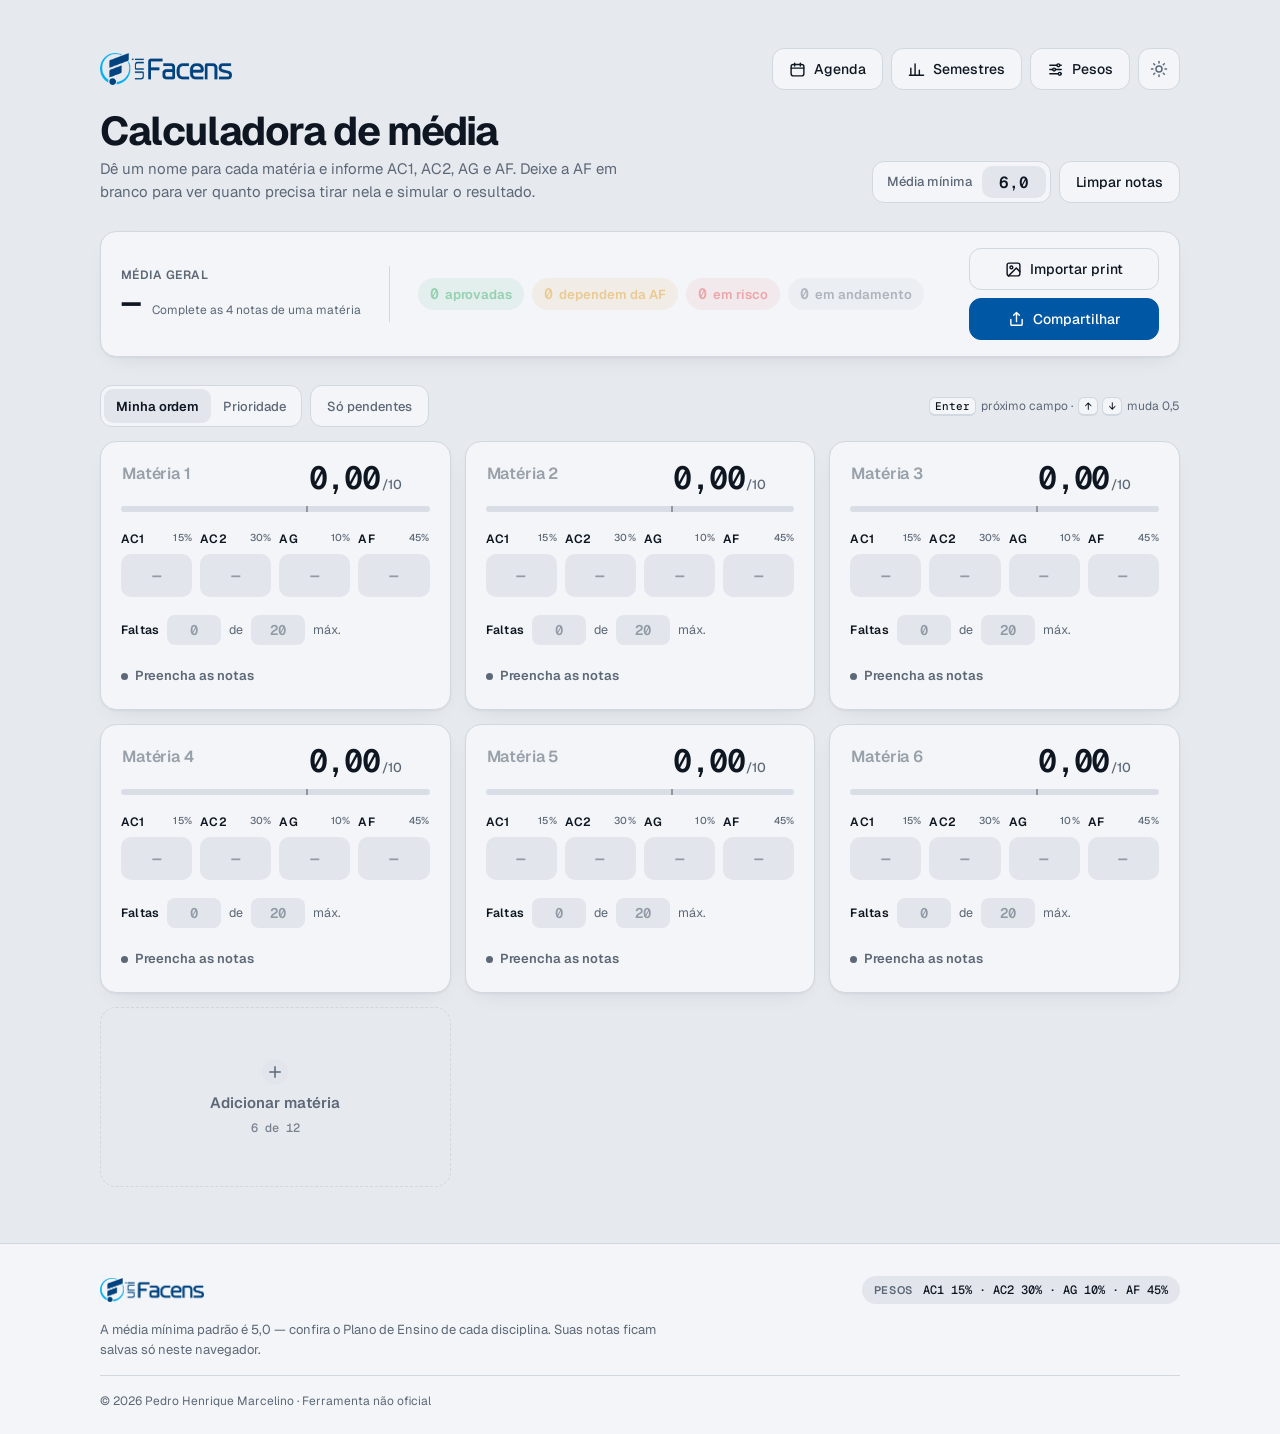
<file: index.html>
<!doctype html>
<html lang="pt-BR">
  <head>
    <meta charset="utf-8">
    <meta name="viewport" content="width=device-width, initial-scale=1, viewport-fit=cover">
    <meta name="description" content="Calcule sua média da Facens, veja quanto precisa na AF e importe as notas por print.">
    <meta name="theme-color" content="#e6e9ee">
    <title>Calculadora de Média Facens</title>
    <link rel="icon" href="favicon.svg" type="image/svg+xml">
    <link rel="apple-touch-icon" href="icons/apple-touch-icon.png">
    <link rel="manifest" href="manifest.webmanifest">
    <meta name="apple-mobile-web-app-capable" content="yes">
    <meta name="mobile-web-app-capable" content="yes">
    <meta name="apple-mobile-web-app-title" content="Média">
    <meta name="apple-mobile-web-app-status-bar-style" content="default">

    <link rel="preconnect" href="https://fonts.googleapis.com">
    <link rel="preconnect" href="https://fonts.gstatic.com" crossorigin>
    <link
      href="https://fonts.googleapis.com/css2?family=Geist:wght@400;500;600;700&amp;family=Geist+Mono:wght@500;600&amp;display=swap"
      rel="stylesheet"
    >
    <link rel="stylesheet" href="calculadora-media-facens.css?v=17">
    <script>
      // Abre sempre no tema do sistema, antes de desenhar a página (sem piscar).
      document.documentElement.dataset.theme =
        matchMedia("(prefers-color-scheme: dark)").matches ? "dark" : "light";
    </script>
  </head>

  <body>
    <main class="wrap">
      <header class="top">
        <div class="appbar">
          <img class="brand" src="facens-logo.png" alt="Facens">
          <div class="appbar-acoes">
            <button type="button" id="open-agenda" class="pesos-btn" aria-haspopup="dialog" aria-label="Agenda de avaliações" title="Agenda de avaliações">
              <svg viewBox="0 0 24 24" fill="none" stroke="currentColor" stroke-width="2" stroke-linecap="round" stroke-linejoin="round" aria-hidden="true">
                <rect x="3" y="5" width="18" height="16" rx="3"/>
                <path d="M3 10h18M8 3v4M16 3v4"/>
              </svg>
              <span>Agenda</span>
            </button>
            <button type="button" id="open-semestres" class="pesos-btn" aria-haspopup="dialog" aria-label="Semestres e backup" title="Semestres e backup">
              <svg viewBox="0 0 24 24" fill="none" stroke="currentColor" stroke-width="2" stroke-linecap="round" stroke-linejoin="round" aria-hidden="true">
                <path d="M4 20V10M10 20V4M16 20v-7M22 20H2"/>
              </svg>
              <span>Semestres</span>
            </button>
            <button type="button" id="open-pesos" class="pesos-btn" aria-haspopup="dialog" aria-label="Pesos das notas" title="Pesos das notas">
              <svg viewBox="0 0 24 24" fill="none" stroke="currentColor" stroke-width="2" stroke-linecap="round" aria-hidden="true">
                <path d="M4 6h10M18 6h2M4 12h4M12 12h8M4 18h12M20 18h0"/>
                <circle cx="16" cy="6" r="2"/>
                <circle cx="10" cy="12" r="2"/>
                <circle cx="18" cy="18" r="2"/>
              </svg>
              <span>Pesos</span>
            </button>
            <button
              type="button"
              id="theme"
              class="theme"
              aria-label="Alternar tema claro/escuro"
              title="Alternar tema claro/escuro"
            >
              <svg class="sun" viewBox="0 0 24 24" fill="none" stroke="currentColor" stroke-width="2" stroke-linecap="round" aria-hidden="true">
                <circle cx="12" cy="12" r="4"/>
                <path d="M12 2v2M12 20v2M4.9 4.9l1.4 1.4M17.7 17.7l1.4 1.4M2 12h2M20 12h2M4.9 19.1l1.4-1.4M17.7 6.3l1.4-1.4"/>
              </svg>
              <svg class="moon" viewBox="0 0 24 24" fill="none" stroke="currentColor" stroke-width="2" stroke-linecap="round" stroke-linejoin="round" aria-hidden="true">
                <path d="M20 14.5A8 8 0 0 1 9.5 4a8 8 0 1 0 10.5 10.5z"/>
              </svg>
            </button>
          </div>
        </div>

        <div class="intro">
          <h1>Calculadora de média</h1>
          <p class="sub">
            Dê um nome para cada matéria e informe AC1, AC2, AG e AF.
            Deixe a AF em branco para ver quanto precisa tirar nela e
            simular o resultado.
          </p>
        </div>

        <div class="toolbar">
          <label class="meta" for="meta">
            <span>Média mínima</span>
            <input
              type="text"
              inputmode="decimal"
              id="meta"
              value="6,0"
              autocomplete="off"
            >
          </label>
          <button type="button" id="clear">Limpar notas</button>
        </div>
      </header>

      <section class="resumo" aria-label="Resumo do semestre">
        <div class="resumo-media">
          <span class="resumo-label">Média geral</span>
          <strong id="media-geral">—</strong>
          <small id="media-geral-detalhe">Complete as 4 notas de uma matéria</small>
          <button type="button" class="resumo-agenda" id="resumo-agenda" hidden></button>
        </div>

        <ul class="resumo-contagem">
          <li data-resumo="ok" data-state="ok"><b>0</b> <span>aprovadas</span></li>
          <li data-resumo="warn" data-state="warn"><b>0</b> <span>dependem da AF</span></li>
          <li data-resumo="bad" data-state="bad"><b>0</b> <span>em risco</span></li>
          <li data-resumo="andamento"><b>0</b> <span>em andamento</span></li>
        </ul>

        <div class="resumo-acoes">
          <button type="button" id="import" class="share-btn import-btn" aria-haspopup="dialog">
            <svg viewBox="0 0 24 24" fill="none" stroke="currentColor" stroke-width="2" stroke-linecap="round" stroke-linejoin="round" aria-hidden="true">
              <rect x="3" y="3" width="18" height="18" rx="3"/>
              <circle cx="9" cy="9" r="2"/>
              <path d="M21 15l-5-5L5 21"/>
            </svg>
            Importar print
          </button>

          <button type="button" id="share" class="share-btn share-main" aria-haspopup="dialog">
            <svg viewBox="0 0 24 24" fill="none" stroke="currentColor" stroke-width="2" stroke-linecap="round" stroke-linejoin="round" aria-hidden="true">
              <path d="M4 12v7a1 1 0 0 0 1 1h14a1 1 0 0 0 1-1v-7M16 6l-4-4-4 4M12 2v13"/>
            </svg>
            Compartilhar
          </button>
        </div>
      </section>

      <div class="lista-controles" role="group" aria-label="Organizar matérias">
        <div class="segmentado" role="group" aria-label="Ordem das matérias">
          <button type="button" data-ordem="minha" aria-pressed="true">Minha ordem</button>
          <button type="button" data-ordem="prioridade" aria-pressed="false">Prioridade</button>
        </div>
        <button type="button" id="foco" class="chip-toggle" aria-pressed="false">Só pendentes</button>
        <span class="dica-teclado"><kbd>Enter</kbd> próximo campo · <kbd>↑</kbd><kbd>↓</kbd> muda 0,5</span>
      </div>

      <p class="foco-vazio" id="foco-vazio" hidden>Nada pendente: as matérias com nota já estão aprovadas.</p>

      <section
        class="subjects"
        id="subjects"
        aria-label="Matérias"
      ></section>

    </main>

    <footer class="site-footer">
      <div class="footer-inner">
        <div class="footer-top">
          <img class="brand footer-logo" src="facens-logo.png" alt="Facens">
          <p class="footer-pesos">
            <span>Pesos</span>
            <span id="pesos-texto">AC1 15% · AC2 30% · AG 10% · AF 45%</span>
          </p>
        </div>

        <p class="footer-text">
          A média mínima padrão é 5,0 — confira o Plano de Ensino de cada
          disciplina. Suas notas ficam salvas só neste navegador.
        </p>

        <div class="footer-bottom">
          <span>
            © <span id="ano">2026</span> Pedro Henrique Marcelino ·
            Ferramenta não oficial
          </span>
        </div>
      </div>
    </footer>

    <dialog id="agenda-dialog" class="dialog dialog-agenda" aria-labelledby="agenda-titulo">
      <div class="dialog-body">
        <div class="dialog-head">
          <h2 id="agenda-titulo">Agenda</h2>
          <button type="button" class="icon-btn" id="agenda-fechar" aria-label="Fechar">
            <svg viewBox="0 0 24 24" fill="none" stroke="currentColor" stroke-width="2" stroke-linecap="round" aria-hidden="true">
              <path d="M6 6l12 12M18 6L6 18"/>
            </svg>
          </button>
        </div>

        <div class="agenda-rolagem">
          <div class="calendario">
            <div class="cal-topo">
              <button type="button" class="icon-btn" id="cal-anterior" aria-label="Mês anterior">
                <svg viewBox="0 0 24 24" fill="none" stroke="currentColor" stroke-width="2" stroke-linecap="round" stroke-linejoin="round" aria-hidden="true"><path d="M15 6l-6 6 6 6"/></svg>
              </button>
              <strong id="cal-titulo" aria-live="polite"></strong>
              <button type="button" class="icon-btn" id="cal-proximo" aria-label="Próximo mês">
                <svg viewBox="0 0 24 24" fill="none" stroke="currentColor" stroke-width="2" stroke-linecap="round" stroke-linejoin="round" aria-hidden="true"><path d="M9 6l6 6-6 6"/></svg>
              </button>
            </div>
            <div class="cal-grade" id="cal-grade"></div>
            <p class="cal-legenda">
              <span><i class="leg-folga"></i>Fim de semana e feriado</span>
              <span><i class="leg-evento"></i>Avaliação marcada</span>
            </p>
          </div>

          <form class="agenda-form" id="agenda-form" novalidate>
            <div class="agenda-campos">
              <label>
                <span>Tipo</span>
                <select id="agenda-tipo">
                  <option value="ac1">AC1</option>
                  <option value="ac2">AC2</option>
                  <option value="af">AF</option>
                  <option value="as">AS</option>
                  <option value="ag">AG</option>
                  <option value="prova">Prova</option>
                  <option value="apresentacao">Apresentação</option>
                  <option value="trabalho">Trabalho</option>
                  <option value="outro">Outro</option>
                </select>
              </label>
              <label>
                <span>Matéria</span>
                <select id="agenda-materia"></select>
              </label>
              <label>
                <span>Data</span>
                <input type="date" id="agenda-data">
              </label>
              <label class="agenda-desc">
                <span>Observação <small>(opcional)</small></span>
                <input type="text" id="agenda-descricao" maxlength="60" placeholder="Ex.: capítulos 3 a 5, sala 204" autocomplete="off">
              </label>
            </div>
            <p class="agenda-aviso" id="agenda-aviso" aria-live="polite"></p>
            <button type="submit" class="primary" id="agenda-adicionar">Adicionar à agenda</button>
          </form>

          <section class="ag-bloco" aria-labelledby="ag-proximas-titulo">
            <h3 id="ag-proximas-titulo">Próximas</h3>
            <ul class="ag-lista" id="ag-lista"></ul>
          </section>

          <details class="ag-passados" id="ag-passados" hidden>
            <summary>Já passaram (<span id="ag-passados-n">0</span>)</summary>
            <ul class="ag-lista" id="ag-lista-passados"></ul>
          </details>
        </div>
      </div>
    </dialog>

    <dialog id="semestres-dialog" class="dialog dialog-semestres" aria-labelledby="semestres-titulo">
      <div class="dialog-body">
        <div class="dialog-head">
          <h2 id="semestres-titulo">Semestres</h2>
          <button type="button" class="icon-btn" id="semestres-fechar" aria-label="Fechar">
            <svg viewBox="0 0 24 24" fill="none" stroke="currentColor" stroke-width="2" stroke-linecap="round" aria-hidden="true">
              <path d="M6 6l12 12M18 6L6 18"/>
            </svg>
          </button>
        </div>

        <div class="cr">
          <span class="resumo-label">Média do curso</span>
          <strong id="cr-valor">—</strong>
          <small id="cr-detalhe"></small>
        </div>

        <div class="sem-grafico" id="sem-grafico" aria-label="Média de cada semestre" hidden></div>

        <ul class="sem-lista" id="sem-lista"></ul>

        <div class="sem-fechar">
          <label for="sem-nome">Fechar o semestre atual</label>
          <p class="sub">Guarda as médias das matérias completas no histórico e começa um semestre vazio.</p>
          <div class="sem-fechar-linha">
            <input type="text" id="sem-nome" maxlength="20" autocomplete="off" aria-label="Nome do semestre">
            <button type="button" id="sem-fechar-atual" class="primary">Fechar semestre</button>
          </div>
          <p class="sem-erro" id="sem-erro" role="alert"></p>
        </div>

        <div class="backup">
          <div>
            <b>Backup</b>
            <small>Leve as notas, o histórico e a agenda para outro aparelho.</small>
          </div>
          <div class="backup-botoes">
            <button type="button" id="backup-exportar">Exportar</button>
            <label class="botao-arquivo">
              Importar
              <input type="file" id="backup-arquivo" accept=".json,application/json">
            </label>
          </div>
        </div>
      </div>
    </dialog>

    <dialog id="pesos-dialog" class="dialog" aria-labelledby="pesos-titulo">
      <form method="dialog" id="pesos-form" novalidate>
        <div class="dialog-head">
          <h2 id="pesos-titulo">Pesos das notas</h2>
          <button type="button" class="icon-btn" id="pesos-fechar" aria-label="Fechar">
            <svg viewBox="0 0 24 24" fill="none" stroke="currentColor" stroke-width="2" stroke-linecap="round" aria-hidden="true">
              <path d="M6 6l12 12M18 6L6 18"/>
            </svg>
          </button>
        </div>

        <p class="sub">
          Ajuste a porcentagem de cada avaliação. A soma precisa dar 100%.
        </p>

        <div class="pesos-grid" id="pesos-campos"></div>

        <div class="pesos-total" id="pesos-total">Total: 100%</div>

        <!-- Troque o "#" abaixo pelo link do arquivo da Facens com os pesos. -->
        <a
          class="doc-link"
          id="link-facens"
          href="#"
          target="_blank"
          rel="noopener noreferrer"
        >
          <svg viewBox="0 0 24 24" fill="none" stroke="currentColor" stroke-width="2" stroke-linecap="round" stroke-linejoin="round" aria-hidden="true">
            <path d="M14 3H6a2 2 0 0 0-2 2v14a2 2 0 0 0 2 2h12a2 2 0 0 0 2-2V9z"/>
            <path d="M14 3v6h6M8 13h8M8 17h5"/>
          </svg>
          <span>
            Ver pesos oficiais da Facens
            <small id="link-facens-aviso">Link em breve</small>
          </span>
        </a>

        <div class="dialog-actions">
          <button type="button" id="pesos-padrao" class="ghost">Restaurar padrão</button>
          <span class="spacer"></span>
          <button type="button" id="pesos-cancelar">Cancelar</button>
          <button type="submit" id="pesos-salvar" class="primary">Salvar</button>
        </div>
      </form>
    </dialog>

    <dialog id="share-dialog" class="dialog dialog-share" aria-labelledby="share-titulo">
      <div class="dialog-body">
        <div class="dialog-head">
          <h2 id="share-titulo">Compartilhar médias</h2>
          <button type="button" class="icon-btn" id="share-fechar" aria-label="Fechar">
            <svg viewBox="0 0 24 24" fill="none" stroke="currentColor" stroke-width="2" stroke-linecap="round" aria-hidden="true">
              <path d="M6 6l12 12M18 6L6 18"/>
            </svg>
          </button>
        </div>

        <div class="share-palco">
          <img id="share-preview" class="share-preview" alt="Prévia da imagem com suas médias">
        </div>

        <div class="share-paletas" id="share-paletas" role="group" aria-label="Cor da imagem"></div>

        <div class="dialog-actions">
          <button type="button" id="share-baixar" class="primary">Baixar imagem</button>
          <button type="button" id="share-nativo" hidden>Enviar…</button>
        </div>

        <div class="share-link">
          <label for="share-link">Link com suas notas</label>
          <div class="share-link-row">
            <input type="text" id="share-link" readonly>
            <button type="button" id="share-copiar">Copiar link</button>
          </div>
          <small>Quem abrir o link vê (e pode editar) uma cópia das suas notas.</small>
        </div>
      </div>
    </dialog>

    <dialog id="confirm-dialog" class="dialog dialog-confirm" aria-labelledby="confirm-titulo" aria-describedby="confirm-texto">
      <div class="dialog-body">
        <div class="confirm-icone" id="confirm-icone" aria-hidden="true"></div>
        <div class="confirm-textos">
          <h2 id="confirm-titulo">Tem certeza?</h2>
          <p id="confirm-texto" class="sub"></p>
        </div>
        <div class="confirm-acoes">
          <button type="button" id="confirm-cancelar">Cancelar</button>
          <button type="button" id="confirm-ok" class="danger">Confirmar</button>
        </div>
      </div>
    </dialog>

    <dialog id="tutorial-dialog" class="dialog dialog-tutorial" aria-labelledby="tutorial-titulo" data-passo="1">
      <div class="dialog-body">
        <div class="dialog-head">
          <h2 id="tutorial-titulo">Como importar pelo print</h2>
          <button type="button" class="icon-btn" id="tutorial-fechar" aria-label="Fechar">
            <svg viewBox="0 0 24 24" fill="none" stroke="currentColor" stroke-width="2" stroke-linecap="round" aria-hidden="true">
              <path d="M6 6l12 12M18 6L6 18"/>
            </svg>
          </button>
        </div>

        <ol class="tut-passos">
          <li class="tut-passo" data-n="1">
            <div class="tut-fone" aria-hidden="true">
              <div class="tut-tela"><span class="tut-app-topo">Notas · 2026.2</span>
                <span class="tut-linha"><b></b><i>7,5</i><i>6,0</i><i>8,0</i></span>
                <span class="tut-linha"><b></b><i>8,0</i><i>8,5</i><i>9,0</i></span>
                <span class="tut-linha"><b></b><i>5,0</i><i>4,0</i><i>6,0</i></span>
                <span class="tut-linha"><b></b><i>9,0</i><i>8,0</i><i>10</i></span></div>
            </div>
            <div class="tut-texto">
              <span class="tut-num">Passo 1 de 4</span>
              <h3>Abra suas notas no app da Facens</h3>
              <p>Entre no app e vá até a tela com as notas do semestre, onde aparecem as matérias e as colunas AC1, AC2, AF e AG.</p>
            </div>
          </li>

          <li class="tut-passo" data-n="2">
            <div class="tut-fone tut-fone-botoes" aria-hidden="true">
              <i class="tut-botao tut-botao-a"></i><i class="tut-botao tut-botao-b"></i>
              <div class="tut-tela tut-flash"><span class="tut-app-topo">Notas · 2026.2</span>
                <span class="tut-linha"><b></b><i>7,5</i><i>6,0</i><i>8,0</i></span>
                <span class="tut-linha"><b></b><i>8,0</i><i>8,5</i><i>9,0</i></span>
                <span class="tut-linha"><b></b><i>5,0</i><i>4,0</i><i>6,0</i></span>
                <span class="tut-linha"><b></b><i>9,0</i><i>8,0</i><i>10</i></span></div>
            </div>
            <div class="tut-texto">
              <span class="tut-num">Passo 2 de 4</span>
              <h3>Tire o print da tela</h3>
              <ul class="tut-dicas">
                <li><b>Android:</b> aperte <kbd>Liga</kbd> + <kbd>Volume −</kbd> juntos.</li>
                <li><b>iPhone:</b> aperte o <kbd>botão lateral</kbd> + <kbd>Volume +</kbd> juntos.</li>
              </ul>
              <p>Deixe todas as matérias aparecendo. Se não couberem, as que faltarem dá para adicionar à mão depois.</p>
            </div>
          </li>

          <li class="tut-passo" data-n="3">
            <div class="tut-fone" aria-hidden="true">
              <div class="tut-tela tut-tela-calc">
                <span class="tut-calc-media"><small>Média geral</small>—</span>
                <span class="tut-calc-botao">Importar print</span>
                <span class="tut-galeria"><i></i><i class="tut-escolhido"></i><i></i><i></i><i></i><i></i></span>
              </div>
            </div>
            <div class="tut-texto">
              <span class="tut-num">Passo 3 de 4</span>
              <h3>Envie o print aqui</h3>
              <p>Toque em <b>Importar print</b> e escolha a imagem na galeria. No computador, dá para arrastar a imagem ou colar com <kbd>Ctrl</kbd>+<kbd>V</kbd>.</p>
            </div>
          </li>

          <li class="tut-passo" data-n="4">
            <div class="tut-fone" aria-hidden="true">
              <div class="tut-tela tut-tela-calc">
                <span class="tut-revisao"><b></b><i>7,5</i><i>6,0</i><i>8,0</i></span>
                <span class="tut-revisao"><b></b><i>8,0</i><i>8,5</i><i>9,0</i></span>
                <span class="tut-revisao tut-corrigir"><b></b><i>5,0</i><i>4,0</i><i>6,0</i></span>
                <span class="tut-revisao"><b></b><i>9,0</i><i>8,0</i><i>10</i></span>
                <span class="tut-calc-botao tut-preencher">Preencher</span>
              </div>
            </div>
            <div class="tut-texto">
              <span class="tut-num">Passo 4 de 4</span>
              <h3>Confira e preencha</h3>
              <p>Aparece uma tabela com o que foi lido. Corrija o que estiver errado, tire as linhas que não são matérias e toque em <b>Preencher</b>.</p>
              <p class="tut-privado">A leitura acontece no seu aparelho. O print não é enviado para nenhum servidor.</p>
            </div>
          </li>
        </ol>

        <div class="tut-rodape">
          <div class="tut-pontos" role="group" aria-label="Passos do tutorial">
            <button type="button" data-ir="1" aria-label="Passo 1"></button>
            <button type="button" data-ir="2" aria-label="Passo 2"></button>
            <button type="button" data-ir="3" aria-label="Passo 3"></button>
            <button type="button" data-ir="4" aria-label="Passo 4"></button>
          </div>
          <span class="spacer"></span>
          <button type="button" id="tutorial-voltar" class="ghost">Voltar</button>
          <button type="button" id="tutorial-proximo" class="primary">Próximo</button>
        </div>
      </div>
    </dialog>

    <dialog id="import-dialog" class="dialog dialog-import" aria-labelledby="import-titulo" data-etapa="inicio">
      <div class="dialog-body">
        <div class="dialog-head">
          <h2 id="import-titulo">Importar do app da Facens</h2>
          <button type="button" class="icon-btn" id="import-fechar" aria-label="Fechar">
            <svg viewBox="0 0 24 24" fill="none" stroke="currentColor" stroke-width="2" stroke-linecap="round" aria-hidden="true">
              <path d="M6 6l12 12M18 6L6 18"/>
            </svg>
          </button>
        </div>

        <!-- Etapa 1: escolher o print -->
        <div class="import-etapa" data-para="inicio">
          <p class="sub">
            Tire um print da tela de notas do app e envie aqui. A leitura é feita
            no seu próprio navegador; a imagem não é enviada para nenhum servidor.
          </p>

          <label class="import-zona" id="import-zona" for="import-arquivo">
            <svg viewBox="0 0 24 24" fill="none" stroke="currentColor" stroke-width="1.8" stroke-linecap="round" stroke-linejoin="round" aria-hidden="true">
              <rect x="3" y="3" width="18" height="18" rx="3"/>
              <circle cx="9" cy="9" r="2"/>
              <path d="M21 15l-5-5L5 21"/>
            </svg>
            <strong>Escolher print</strong>
            <span>ou arraste a imagem aqui · ou cole com Ctrl+V</span>
            <input type="file" id="import-arquivo" accept="image/*" hidden>
          </label>

          <p class="import-erro" id="import-erro" role="alert"></p>

          <button type="button" class="tutorial-link" id="tutorial-abrir">
            <svg viewBox="0 0 24 24" fill="none" stroke="currentColor" stroke-width="2" stroke-linecap="round" stroke-linejoin="round" aria-hidden="true">
              <circle cx="12" cy="12" r="9"/>
              <path d="M9.5 9.5a2.5 2.5 0 1 1 3.5 2.3c-.6.3-1 .9-1 1.6v.6M12 17h.01"/>
            </svg>
            Como tirar o print?
          </button>
        </div>

        <!-- Etapa 2: lendo -->
        <div class="import-etapa" data-para="lendo">
          <div class="import-lendo">
            <img id="import-thumb" class="import-thumb" alt="">
            <div class="import-lendo-info">
              <p id="import-status" aria-live="polite">Lendo as notas…</p>
              <div class="import-progresso" id="import-progresso"><span></span></div>
            </div>
          </div>
        </div>

        <!-- Etapa 3: conferir -->
        <div class="import-etapa" data-para="revisar">
          <p class="sub">Confira o que foi lido e corrija se precisar antes de preencher.</p>
          <div id="import-revisao"></div>
          <div class="dialog-actions">
            <button type="button" id="import-voltar" class="ghost">Outro print</button>
            <span class="spacer"></span>
            <button type="button" id="import-aplicar" class="primary">Preencher</button>
          </div>
        </div>
      </div>
    </dialog>

    <script src="calculadora-media-facens.js?v=17" defer></script>
  </body>
</html>
</file>
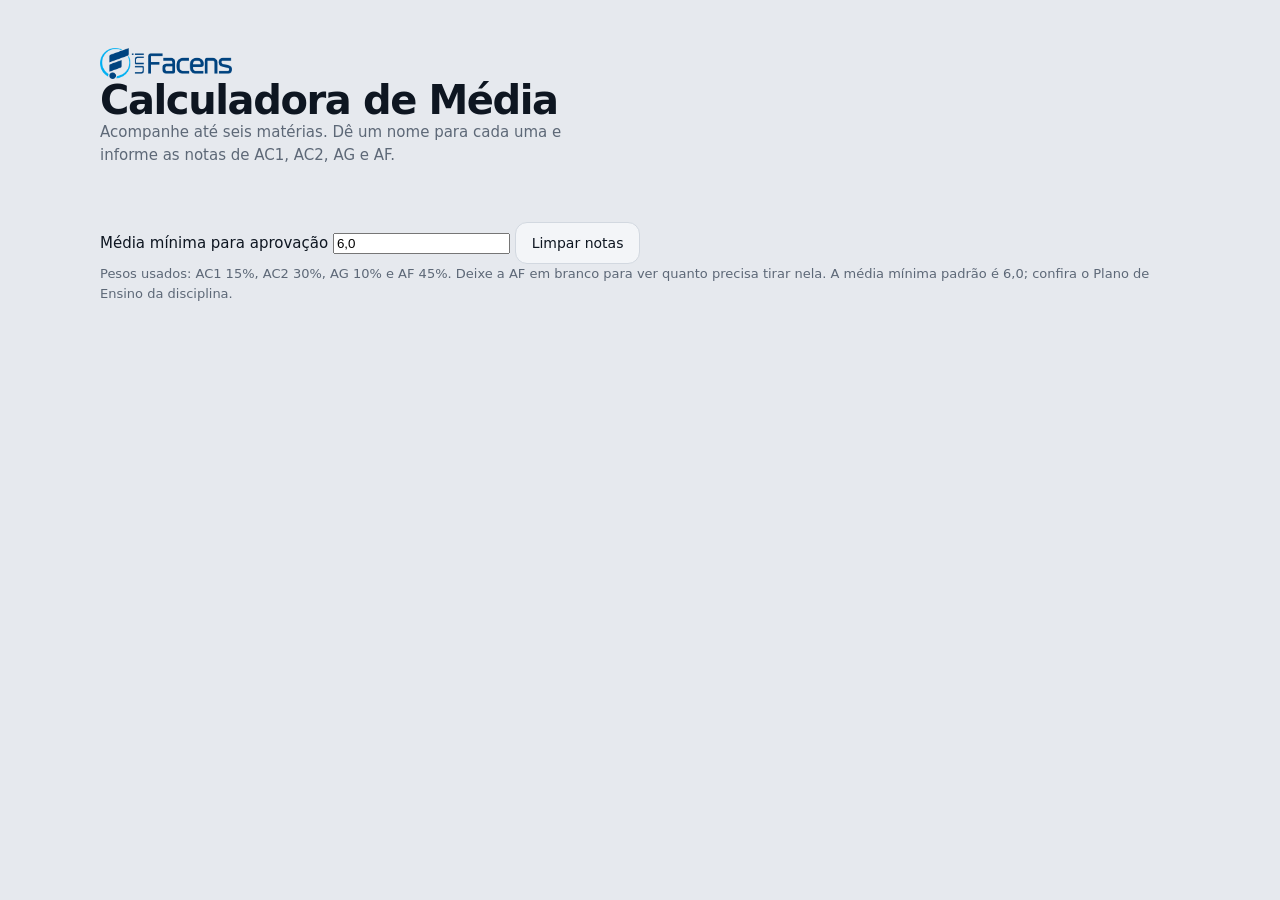
<file: calculadora-media-facens.html>
<!doctype html>
<html lang="pt-BR">
  <head>
    <meta charset="utf-8">
    <meta name="viewport" content="width=device-width, initial-scale=1">
    <title>Calculadora de Média Facens · 6 matérias</title>

    <link rel="preconnect" href="https://fonts.googleapis.com">
    <link rel="preconnect" href="https://fonts.gstatic.com" crossorigin>
    <link
      href="https://fonts.googleapis.com/css2?family=Bricolage+Grotesque:opsz,wght@12..96,600;12..96,800&amp;family=Figtree:wght@400;500;600&amp;family=JetBrains+Mono:wght@500;700&amp;display=swap"
      rel="stylesheet"
    >
    <link rel="stylesheet" href="calculadora-media-facens.css">
  </head>

  <body>
    <main class="wrap">
      <header>
        <img class="brand" src="facens-logo.png" alt="Facens">
        <h1>Calculadora de Média</h1>
        <p class="sub">
          Acompanhe até seis matérias. Dê um nome para cada uma e informe as
          notas de AC1, AC2, AG e AF.
        </p>
      </header>

      <section
        class="subjects"
        id="subjects"
        aria-label="Matérias"
      ></section>

      <section class="panel">
        <div class="settings">
          <label for="meta">
            Média mínima para aprovação
            <input
              type="text"
              inputmode="decimal"
              id="meta"
              value="6,0"
              autocomplete="off"
            >
          </label>
          <button type="button" id="clear">Limpar notas</button>
        </div>

        <p class="note">
          Pesos usados: AC1 15%, AC2 30%, AG 10% e AF 45%. Deixe a AF em
          branco para ver quanto precisa tirar nela. A média mínima padrão é
          6,0; confira o Plano de Ensino da disciplina.
        </p>
      </section>
    </main>

    <script src="calculadora-media-facens.js" defer></script>
  </body>
</html>
</file>
<file: calculadora-media-facens.css>
:root {
  color-scheme: light;
  --bg: #e6e9ee;
  --surface: #f3f5f8;
  --field: #e2e6ec;
  --fg: #0e1621;
  --muted: #5d6877;
  --line: #d2d8e0;
  --accent: #0057a3;
  --accent-soft: #d9e6f5;
  --track: #d9dee6;
  --shadow: 0 1px 2px rgb(14 22 33 / 0.05), 0 8px 24px -12px rgb(14 22 33 / 0.12);
  --sans: "Geist", "Segoe UI", system-ui, sans-serif;
  --mono: "Geist Mono", Consolas, monospace;
  --radius: 16px;

  /* Cores de status: iguais nos dois temas */
  --ok: #22a45d;
  --ok-soft: rgb(34 164 93 / 0.16);
  --bad: #e5484d;
  --bad-soft: rgb(229 72 77 / 0.15);
  --warn: #e0961a;
  --warn-soft: rgb(224 150 26 / 0.17);
}

/* Tema escuro: segue o sistema, a menos que o botão force claro/escuro */
@media (prefers-color-scheme: dark) {
  :root:not([data-theme="light"]) {
    color-scheme: dark;
    --bg: #0b0e13;
    --surface: #12161d;
    --field: #1a1f28;
    --fg: #e9edf2;
    --muted: #8a94a3;
    --line: #232934;
    --accent: #5aa9ff;
    --accent-soft: #14253a;
    --track: #1e242e;
    --shadow: none;
  }

  :root:not([data-theme="light"]) .brand {
    filter: brightness(0) invert(1);
    opacity: 0.92;
  }
}

:root[data-theme="dark"] {
  color-scheme: dark;
  --bg: #0b0e13;
  --surface: #12161d;
  --field: #1a1f28;
  --fg: #e9edf2;
  --muted: #8a94a3;
  --line: #232934;
  --accent: #5aa9ff;
  --accent-soft: #14253a;
  --track: #1e242e;
  --shadow: none;
}

:root[data-theme="dark"] .brand {
  filter: brightness(0) invert(1);
  opacity: 0.92;
}

:root[data-theme="light"] {
  color-scheme: light;
}

* {
  box-sizing: border-box;
}

body {
  margin: 0;
  padding: 48px 16px 64px;
  background: var(--bg);
  color: var(--fg);
  font: 15px/1.5 var(--sans);
  -webkit-font-smoothing: antialiased;
}

.wrap {
  display: grid;
  grid-template-columns: minmax(0, 1fr);
  gap: 28px;
  max-width: 1080px;
  margin: auto;
}

/* ---------- Topo ---------- */

.top {
  display: grid;
  grid-template-columns: 1fr auto;
  align-items: end;
  gap: 20px 32px;
}

.appbar {
  grid-column: 1 / -1;
  display: flex;
  align-items: center;
  justify-content: space-between;
  gap: 12px;
}

.appbar-acoes {
  display: flex;
  gap: 8px;
}

.brand {
  display: block;
  width: 132px;
  height: auto;
}

.intro {
  display: grid;
  gap: 6px;
}

h1 {
  margin: 0;
  font: 700 clamp(28px, 5vw, 40px) / 1.05 var(--sans);
  letter-spacing: -0.035em;
}

.sub {
  max-width: 52ch;
  margin: 0;
  color: var(--muted);
}

.toolbar {
  display: flex;
  flex-wrap: wrap;
  align-items: center;
  gap: 8px;
}

/* Telas médias: a barra de ferramentas vai para baixo do título */
@media (max-width: 900px) {
  .top {
    grid-template-columns: 1fr;
  }
}

.meta {
  display: flex;
  align-items: center;
  gap: 10px;
  height: 42px;
  padding: 0 4px 0 14px;
  border: 1px solid var(--line);
  border-radius: 12px;
  background: var(--surface);
  color: var(--muted);
  font-size: 13px;
  font-weight: 500;
  white-space: nowrap;
}

.meta input {
  width: 64px !important;
  height: 32px;
  padding: 0 6px;
  border-radius: 8px;
  font-size: 15px;
}

button {
  height: 42px;
  padding: 0 16px;
  box-sizing: border-box;
  border: 1px solid var(--line);
  border-radius: 12px;
  background: var(--surface);
  color: var(--fg);
  font: 500 14px var(--sans);
  white-space: nowrap;
  cursor: pointer;
  transition: border-color 0.15s, background 0.15s, color 0.15s;
}

#clear:hover {
  border-color: var(--bad);
  background: var(--bad-soft);
  color: var(--bad);
}

.theme {
  display: grid;
  place-items: center;
  width: 42px;
  padding: 0;
  color: var(--muted);
}

.theme:hover {
  border-color: var(--accent);
  background: var(--accent-soft);
  color: var(--accent);
}

.theme svg {
  width: 18px;
  height: 18px;
}

.theme .moon,
:root[data-theme="dark"] .theme .sun {
  display: none;
}

:root[data-theme="dark"] .theme .moon {
  display: block;
}

body,
.card,
.meta,
button {
  transition-property: background-color, border-color, color, box-shadow;
  transition-duration: 0.2s;
}

.pesos-btn {
  display: inline-flex;
  align-items: center;
  gap: 8px;
}

.pesos-btn svg,
.icon-btn svg {
  width: 17px;
  height: 17px;
}

.pesos-btn:hover {
  border-color: var(--accent);
  background: var(--accent-soft);
  color: var(--accent);
}

/* ---------- Pop-up de pesos ---------- */

.dialog {
  width: min(440px, calc(100vw - 32px));
  max-height: calc(100dvh - 32px);
  padding: 0;
  border: 1px solid var(--line);
  border-radius: 20px;
  background: var(--surface);
  color: var(--fg);
  box-shadow: 0 24px 60px -12px rgb(0 0 0 / 0.35);
}

.dialog::backdrop {
  background: rgb(8 12 18 / 0.45);
  backdrop-filter: blur(4px);
}

.dialog[open] {
  animation: surgir 0.18s ease-out;
}

@keyframes surgir {
  from {
    opacity: 0;
    transform: translateY(8px) scale(0.98);
  }
}

.dialog form,
.dialog-body {
  display: grid;
  gap: 16px;
  padding: 22px;
}

.dialog-head {
  display: flex;
  align-items: center;
  justify-content: space-between;
  gap: 12px;
}

.dialog h2 {
  margin: 0;
  font: 700 20px var(--sans);
  letter-spacing: -0.02em;
}

.icon-btn {
  display: grid;
  place-items: center;
  width: 36px;
  height: 36px;
  padding: 0;
  border-color: transparent;
  background: transparent;
  color: var(--muted);
}

.icon-btn:hover {
  background: var(--field);
  color: var(--fg);
}

.pesos-grid {
  display: grid;
  grid-template-columns: repeat(4, minmax(0, 1fr));
  gap: 8px;
}

.peso-campo {
  position: relative;
}

.peso-campo label {
  display: block;
  margin-bottom: 6px;
  font-size: 12px;
  font-weight: 600;
  letter-spacing: 0.02em;
}

.peso-campo input[type="text"] {
  width: 100%;
  min-width: 0;
  padding: 10px 22px 10px 6px;
  border: 1px solid transparent;
  border-radius: 10px;
  background: var(--field);
  color: var(--fg);
  font: 600 16px var(--mono);
  text-align: center;
}

.peso-campo input[type="text"]:focus {
  outline: none;
  border-color: var(--accent);
  background: var(--surface);
  box-shadow: 0 0 0 3px var(--accent-soft);
}

.peso-campo span {
  position: absolute;
  right: 9px;
  bottom: 11px;
  color: var(--muted);
  font: 500 13px var(--mono);
  pointer-events: none;
}

.pesos-total {
  display: flex;
  align-items: center;
  gap: 7px;
  color: var(--ok);
  font-size: 13px;
  font-weight: 600;
}

.pesos-total::before {
  content: "";
  width: 7px;
  height: 7px;
  border-radius: 50%;
  background: currentColor;
}

.pesos-total.erro {
  color: var(--bad);
}

.doc-link {
  display: flex;
  align-items: center;
  gap: 12px;
  padding: 12px 14px;
  border: 1px dashed var(--line);
  border-radius: 12px;
  color: var(--accent);
  font-weight: 600;
  text-decoration: none;
  transition: background-color 0.15s, border-color 0.15s;
}

.doc-link:hover {
  border-style: solid;
  border-color: var(--accent);
  background: var(--accent-soft);
}

.doc-link svg {
  flex: none;
  width: 20px;
  height: 20px;
}

.doc-link small {
  display: block;
  color: var(--muted);
  font-size: 12px;
  font-weight: 500;
}

.doc-link small:empty {
  display: none;
}

.doc-link[aria-disabled="true"] {
  color: var(--muted);
  cursor: default;
}

.doc-link[aria-disabled="true"]:hover {
  border-style: dashed;
  border-color: var(--line);
  background: transparent;
}

.dialog-actions {
  display: flex;
  flex-wrap: wrap;
  align-items: center;
  gap: 8px;
}

.dialog-actions .spacer {
  flex: 1;
}

.ghost {
  padding: 0 10px;
  border-color: transparent;
  background: transparent;
  color: var(--muted);
}

.ghost:hover {
  background: var(--field);
  color: var(--fg);
}

.primary {
  border-color: var(--accent);
  background: var(--accent);
  color: #fff;
}

.primary:hover {
  filter: brightness(1.08);
}

.primary:disabled {
  opacity: 0.45;
  cursor: not-allowed;
  filter: none;
}

:root[data-theme="dark"] .primary {
  color: #0b0e13;
}

/* ---------- Matérias ---------- */

.subjects {
  display: grid;
  grid-template-columns: repeat(auto-fill, minmax(min(100%, 320px), 1fr));
  min-width: 0;
  gap: 14px;
}

.card {
  --state: var(--muted);
  --state-soft: var(--track);
  display: grid;
  grid-template-columns: minmax(0, 1fr);
  gap: 18px;
  min-width: 0;
  padding: 20px;
  border: 1px solid var(--line);
  border-radius: var(--radius);
  background: var(--surface);
  box-shadow: var(--shadow);
  transition: border-color 0.2s;
}

.card:focus-within {
  border-color: color-mix(in srgb, var(--accent) 45%, var(--line));
}

.card[data-state="ok"] {
  --state: var(--ok);
  --state-soft: var(--ok-soft);
}

.card[data-state="bad"] {
  --state: var(--bad);
  --state-soft: var(--bad-soft);
}

.card[data-state="warn"] {
  --state: var(--warn);
  --state-soft: var(--warn-soft);
}

.head {
  display: flex;
  align-items: flex-start;
  justify-content: space-between;
  gap: 12px;
}

.name {
  flex: 1 1 0;
  width: 0;
  min-width: 0;
  margin: -4px 0 0 -8px;
  padding: 4px 8px;
  border: 1px solid transparent;
  border-radius: 8px;
  background: transparent;
  color: var(--fg);
  font: 600 16px var(--sans);
  letter-spacing: -0.01em;
  text-overflow: ellipsis;
  transition: background 0.15s;
}

.name:hover {
  background: var(--field);
}

.avg {
  font: 600 32px / 1 var(--mono);
  letter-spacing: -0.04em;
  white-space: nowrap;
  font-variant-numeric: tabular-nums;
}

.avg small {
  margin-left: 2px;
  color: var(--muted);
  font: 500 13px var(--sans);
  letter-spacing: 0;
}

.bar {
  position: relative;
  height: 6px;
  margin-top: -6px;
  border-radius: 99px;
  background: var(--track);
  overflow: hidden;
}

.bar b {
  position: absolute;
  inset: 0 auto 0 0;
  width: 0;
  border-radius: inherit;
  background: var(--state);
  opacity: 0.3;
  transition: width 0.25s ease-out;
}

.bar span {
  position: absolute;
  inset: 0 auto 0 0;
  width: 0;
  border-radius: inherit;
  background: var(--state);
  transition: width 0.35s cubic-bezier(0.2, 0.8, 0.2, 1), background 0.2s;
}

.bar i {
  position: absolute;
  top: 0;
  bottom: 0;
  left: var(--meta, 60%);
  width: 2px;
  background: var(--fg);
  opacity: 0.35;
}

.grades {
  display: grid;
  grid-template-columns: repeat(4, minmax(0, 1fr));
  gap: 8px;
}

.grade {
  display: grid;
  gap: 6px;
  min-width: 0;
}

.grade label {
  display: flex;
  flex-wrap: wrap;
  justify-content: space-between;
  gap: 0 4px;
  min-width: 0;
  color: var(--fg);
  font-size: 12px;
  font-weight: 600;
  letter-spacing: 0.02em;
}

.grade label small {
  color: var(--muted);
  font-weight: 500;
}

.grade input,
.meta input {
  width: 100%;
  min-width: 0;
  padding: 10px 4px;
  border: 1px solid transparent;
  border-radius: 10px;
  background: var(--field);
  color: var(--fg);
  font: 600 16px var(--mono);
  text-align: center;
  font-variant-numeric: tabular-nums;
  transition: border-color 0.15s, background 0.15s, box-shadow 0.15s;
}

.grade input:focus,
.meta input:focus,
.name:focus {
  outline: none;
  border-color: var(--accent);
  background: var(--surface);
  box-shadow: 0 0 0 3px var(--accent-soft);
}

input::placeholder {
  color: var(--muted);
  opacity: 0.6;
}

.invalid,
.invalid:focus {
  border-color: var(--bad) !important;
  background: var(--bad-soft) !important;
  box-shadow: none !important;
}

.cardfoot {
  display: flex;
  flex-wrap: wrap;
  justify-content: space-between;
  align-items: center;
  gap: 8px;
  min-height: 26px;
}

.status {
  display: inline-flex;
  align-items: center;
  gap: 7px;
  color: var(--state);
  font-size: 13px;
  font-weight: 600;
}

.status::before {
  content: "";
  width: 7px;
  height: 7px;
  border-radius: 50%;
  background: currentColor;
}

.cardfoot .note {
  padding: 3px 9px;
  border-radius: 99px;
  background: var(--state-soft);
  color: var(--state);
  font: 600 12px var(--mono);
}

.cardfoot .note:empty {
  display: none;
}

/* ---------- Remover / adicionar matéria ---------- */

.head .remove {
  flex: none;
  width: 28px;
  height: 28px;
  margin: -4px -8px 0 -4px;
  border-radius: 8px;
}

.head .remove svg {
  width: 15px;
  height: 15px;
}

.head .remove:hover {
  background: var(--bad-soft);
  color: var(--bad);
}

.head .remove:disabled {
  display: none;
}

@media (hover: hover) {
  .head .remove {
    opacity: 0;
    transition: opacity 0.15s, background-color 0.15s, color 0.15s;
  }

  .card:hover .remove,
  .card:focus-within .remove {
    opacity: 1;
  }
}

.add-card {
  display: flex;
  flex-direction: column;
  align-items: center;
  justify-content: center;
  gap: 8px;
  height: auto;
  min-height: 180px;
  border: 1.5px dashed var(--line);
  border-radius: var(--radius);
  background: transparent;
  color: var(--muted);
  font: 600 15px var(--sans);
}

.add-card svg {
  width: 26px;
  height: 26px;
  padding: 4px;
  border-radius: 50%;
  background: var(--field);
}

.add-card small {
  font: 500 12px var(--mono);
  opacity: 0.8;
}

.add-card:hover {
  border-color: var(--accent);
  background: var(--accent-soft);
  color: var(--accent);
}

/* ---------- Simulador da AF ---------- */

.sim {
  display: grid;
  gap: 8px;
  margin-top: -4px;
  padding: 12px 14px;
  border-radius: 12px;
  background: var(--field);
}

.sim[hidden] {
  display: none;
}

.sim-head {
  display: flex;
  justify-content: space-between;
  align-items: baseline;
}

.sim-head label {
  color: var(--muted);
  font-size: 12px;
  font-weight: 600;
  letter-spacing: 0.04em;
  text-transform: uppercase;
}

.sim-head output {
  font: 600 18px var(--mono);
}

.sim input[type="range"] {
  --pos: 0%;
  --cor: var(--warn);
  width: 100%;
  height: 22px;
  margin: 0;
  background: transparent;
  appearance: none;
  cursor: pointer;
}

.sim[data-passa="sim"] input[type="range"] {
  --cor: var(--ok);
}

.sim input[type="range"]::-webkit-slider-runnable-track {
  height: 6px;
  border-radius: 99px;
  background: linear-gradient(to right, var(--cor) var(--pos), var(--track) var(--pos));
}

.sim input[type="range"]::-moz-range-track {
  height: 6px;
  border-radius: 99px;
  background: linear-gradient(to right, var(--cor) var(--pos), var(--track) var(--pos));
}

.sim input[type="range"]::-webkit-slider-thumb {
  width: 18px;
  height: 18px;
  margin-top: -6px;
  border: 3px solid var(--cor);
  border-radius: 50%;
  background: var(--surface);
  appearance: none;
}

.sim input[type="range"]::-moz-range-thumb {
  width: 12px;
  height: 12px;
  border: 3px solid var(--cor);
  border-radius: 50%;
  background: var(--surface);
}

.sim input[type="range"]:focus-visible {
  outline: 2px solid var(--accent);
  outline-offset: 4px;
  border-radius: 4px;
}

.sim-result {
  margin: 0;
  color: var(--muted);
  font-size: 13px;
}

.sim-result strong {
  color: var(--fg);
  font: 600 13px var(--mono);
}

.sim[data-passa="sim"] .sim-result {
  color: var(--ok);
}

/* ---------- Avaliação Substitutiva (AS) ---------- */

.as-box {
  display: grid;
  gap: 10px;
  margin-top: -4px;
  padding: 12px 14px;
  border: 1px dashed color-mix(in srgb, var(--bad) 45%, transparent);
  border-radius: 12px;
  background: var(--bad-soft);
}

.as-box[hidden] {
  display: none;
}

.as-box[data-passa="sim"] {
  border-color: color-mix(in srgb, var(--ok) 45%, transparent);
  background: var(--ok-soft);
}

.as-head {
  display: flex;
  flex-wrap: wrap;
  justify-content: space-between;
  align-items: center;
  gap: 6px 10px;
}

.as-titulo {
  color: var(--fg);
  font-size: 12px;
  font-weight: 600;
  letter-spacing: 0.04em;
  text-transform: uppercase;
}

.as-titulo small {
  margin-left: 4px;
  padding: 1px 6px;
  border-radius: 6px;
  background: var(--surface);
  color: var(--muted);
  font: 600 11px var(--mono);
}

.as-head select {
  max-width: 100%;
  padding: 4px 8px;
  border: 1px solid var(--line);
  border-radius: 8px;
  background: var(--surface);
  color: var(--fg);
  font: 500 12px var(--sans);
  cursor: pointer;
}

.as-head select:focus {
  outline: none;
  border-color: var(--accent);
}

.as-row {
  display: flex;
  align-items: center;
  gap: 12px;
}

.as-row input[type="text"] {
  flex: none;
  width: 72px;
  padding: 9px 4px;
  border: 1px solid transparent;
  border-radius: 10px;
  background: var(--surface);
  color: var(--fg);
  font: 600 16px var(--mono);
  text-align: center;
}

.as-row input[type="text"]:focus {
  outline: none;
  border-color: var(--accent);
  box-shadow: 0 0 0 3px var(--accent-soft);
}

.as-result {
  margin: 0;
  color: var(--muted);
  font-size: 13px;
  line-height: 1.4;
}

.as-result strong {
  color: var(--fg);
  font: 600 13px var(--mono);
}

/* ---------- Resumo do semestre ---------- */

.resumo {
  display: flex;
  flex-wrap: wrap;
  align-items: center;
  gap: 16px 28px;
  padding: 16px 20px;
  border: 1px solid var(--line);
  border-radius: var(--radius);
  background: var(--surface);
  box-shadow: var(--shadow);
}

.resumo-media {
  display: grid;
  grid-template-columns: auto 1fr;
  align-items: baseline;
  gap: 0 12px;
  padding-right: 28px;
  border-right: 1px solid var(--line);
}

.resumo-label {
  grid-column: 1 / -1;
  color: var(--muted);
  font-size: 12px;
  font-weight: 600;
  letter-spacing: 0.04em;
  text-transform: uppercase;
}

.resumo-media strong {
  font: 600 34px / 1.1 var(--mono);
  letter-spacing: -0.04em;
}

.resumo-media small {
  color: var(--muted);
  font-size: 12px;
}

.resumo-contagem {
  display: flex;
  flex: 1;
  flex-wrap: wrap;
  gap: 8px;
  margin: 0;
  padding: 0;
  list-style: none;
}

.resumo-contagem li {
  --state: var(--muted);
  --state-soft: var(--field);
  display: inline-flex;
  align-items: baseline;
  gap: 6px;
  padding: 6px 12px;
  border-radius: 99px;
  background: var(--state-soft);
  color: var(--state);
  font-size: 13px;
  font-weight: 600;
  transition: opacity 0.2s;
}

.resumo-contagem li[data-state="ok"] { --state: var(--ok); --state-soft: var(--ok-soft); }
.resumo-contagem li[data-state="warn"] { --state: var(--warn); --state-soft: var(--warn-soft); }
.resumo-contagem li[data-state="bad"] { --state: var(--bad); --state-soft: var(--bad-soft); }

.resumo-contagem b {
  font: 600 15px var(--mono);
}

.resumo-contagem li.zero {
  opacity: 0.45;
}

.share-btn {
  display: inline-flex;
  align-items: center;
  gap: 8px;
  margin-left: auto;
}

.share-btn svg {
  width: 17px;
  height: 17px;
}

.share-btn:hover {
  border-color: var(--accent);
  background: var(--accent-soft);
  color: var(--accent);
}

/* ---------- Pop-up de compartilhar ---------- */

.dialog-share {
  width: min(520px, calc(100vw - 32px));
}

.share-preview {
  display: block;
  width: 100%;
  max-height: 46vh;
  object-fit: contain;
  border: 1px solid var(--line);
  border-radius: 12px;
  background: var(--bg);
}

.share-link {
  display: grid;
  gap: 6px;
  padding-top: 14px;
  border-top: 1px solid var(--line);
}

.share-link label {
  font-size: 13px;
  font-weight: 600;
}

.share-link small {
  color: var(--muted);
  font-size: 12px;
}

.share-link-row {
  display: flex;
  gap: 8px;
}

.share-link-row input {
  flex: 1;
  min-width: 0;
  padding: 0 12px;
  border: 1px solid var(--line);
  border-radius: 12px;
  background: var(--field);
  color: var(--muted);
  font: 500 13px var(--mono);
  text-overflow: ellipsis;
}

.share-link-row input:focus {
  outline: none;
  border-color: var(--accent);
}

@media (max-width: 640px) {
  .resumo {
    padding: 16px;
  }

  .resumo-media {
    width: 100%;
    padding: 0 0 14px;
    border-right: 0;
    border-bottom: 1px solid var(--line);
  }

  .add-card {
    min-height: 110px;
  }

  .share-btn {
    width: 100%;
    justify-content: center;
    margin-left: 0;
  }
}

/* ---------- Botões do resumo ---------- */

.resumo-acoes {
  display: grid;
  gap: 8px;
  width: 190px;
  margin-left: auto;
}

.resumo-acoes .share-btn {
  justify-content: center;
  width: 100%;
  margin: 0;
}

.share-main {
  border-color: var(--accent);
  background: var(--accent);
  color: #fff;
}

:root[data-theme="dark"] .share-main {
  color: #0b0e13;
}

.share-main:hover {
  border-color: var(--accent);
  background: var(--accent);
  color: #fff;
  filter: brightness(1.08);
}

:root[data-theme="dark"] .share-main:hover {
  color: #0b0e13;
}

/* ---------- Pop-up de confirmação ---------- */

.dialog-confirm {
  width: min(400px, calc(100vw - 32px));
}

.dialog-confirm .dialog-body {
  justify-items: center;
  gap: 14px;
  padding: 28px 24px 22px;
  text-align: center;
}

.confirm-icone {
  display: grid;
  place-items: center;
  width: 56px;
  height: 56px;
  border-radius: 50%;
  background: var(--bad-soft);
  color: var(--bad);
  box-shadow: 0 0 0 8px color-mix(in srgb, var(--bad-soft) 50%, transparent);
}

.dialog-confirm[data-tom="normal"] .confirm-icone {
  background: var(--accent-soft);
  color: var(--accent);
  box-shadow: 0 0 0 8px color-mix(in srgb, var(--accent-soft) 50%, transparent);
}

.confirm-icone svg {
  width: 26px;
  height: 26px;
}

.confirm-textos {
  display: grid;
  gap: 6px;
}

.confirm-textos h2 {
  overflow-wrap: anywhere;
}

.confirm-textos .sub {
  font-size: 14px;
}

.confirm-acoes {
  display: grid;
  grid-template-columns: 1fr 1fr;
  gap: 8px;
  width: 100%;
  margin-top: 6px;
}

.danger {
  border-color: var(--bad);
  background: var(--bad);
  color: #fff;
}

.danger:hover {
  filter: brightness(1.08);
}

.dialog-confirm[open] {
  animation: confirmar-entra 0.22s cubic-bezier(0.2, 0.9, 0.3, 1.2);
}

@keyframes confirmar-entra {
  from {
    opacity: 0;
    transform: scale(0.92);
  }
}

.card.saindo {
  opacity: 0;
  transform: scale(0.96);
  transition: opacity 0.18s, transform 0.18s;
}

/* ---------- Compartilhar estilo stories ---------- */

.dialog-share {
  width: min(460px, calc(100vw - 32px));
}

.share-palco {
  display: grid;
  place-items: center;
  padding: 16px;
  border-radius: 14px;
  background: var(--field);
}

.share-preview {
  width: auto;
  max-width: 100%;
  height: min(52vh, 520px);
  aspect-ratio: 9 / 16;
  max-height: none;
  border: 0;
  border-radius: 14px;
  box-shadow: 0 18px 40px -16px rgb(0 0 0 / 0.5);
  background: transparent;
}

.share-paletas {
  display: flex;
  justify-content: center;
  gap: 10px;
}

.paleta {
  width: 32px;
  height: 32px;
  padding: 0;
  border: 2px solid transparent;
  border-radius: 50%;
  box-shadow: inset 0 0 0 1px rgb(255 255 255 / 0.25);
  transition: transform 0.15s;
}

.paleta:hover {
  transform: scale(1.1);
}

.paleta[aria-pressed="true"] {
  outline: 2px solid var(--fg);
  outline-offset: 2px;
}

.dialog-share .dialog-actions button {
  flex: 1;
}

/* ---------- Importar print ---------- */

.dialog-import {
  width: min(720px, calc(100vw - 32px));
}

.import-etapa {
  display: none;
  gap: 14px;
}

.dialog-import[data-etapa="inicio"] [data-para="inicio"],
.dialog-import[data-etapa="lendo"] [data-para="lendo"],
.dialog-import[data-etapa="revisar"] [data-para="revisar"] {
  display: grid;
}

.import-zona {
  display: grid;
  justify-items: center;
  gap: 6px;
  padding: 34px 16px;
  border: 1.5px dashed var(--line);
  border-radius: 14px;
  color: var(--muted);
  text-align: center;
  cursor: pointer;
  transition: border-color 0.15s, background-color 0.15s, color 0.15s;
}

.import-zona svg {
  width: 34px;
  height: 34px;
  margin-bottom: 4px;
}

.import-zona strong {
  color: var(--fg);
  font-size: 15px;
}

.import-zona span {
  font-size: 13px;
}

.import-zona:hover,
.import-zona.arrastando {
  border-color: var(--accent);
  background: var(--accent-soft);
  color: var(--accent);
}

.import-erro {
  margin: 0;
  color: var(--bad);
  font-size: 13px;
}

.import-erro:empty {
  display: none;
}

.import-lendo {
  display: flex;
  align-items: center;
  gap: 16px;
  padding: 8px 0;
}

.import-thumb {
  flex: none;
  width: 72px;
  height: 120px;
  object-fit: cover;
  border: 1px solid var(--line);
  border-radius: 10px;
}

.import-lendo-info {
  display: grid;
  flex: 1;
  gap: 10px;
}

.import-lendo-info p {
  margin: 0;
  font-weight: 600;
}

.import-progresso {
  --p: 0%;
  height: 6px;
  border-radius: 99px;
  background: var(--track);
  overflow: hidden;
}

.import-progresso span {
  display: block;
  width: var(--p);
  height: 100%;
  border-radius: inherit;
  background: var(--accent);
  transition: width 0.2s;
}

.import-tabela {
  display: grid;
  gap: 6px;
  max-height: 46vh;
  overflow: auto;
}

.import-linha {
  display: grid;
  grid-template-columns: minmax(0, 3.2fr) repeat(5, minmax(0, 1fr)) 28px;
  align-items: center;
  gap: 6px;
}

.import-cab span {
  color: var(--muted);
  font-size: 11px;
  font-weight: 600;
  letter-spacing: 0.04em;
  text-align: center;
  text-transform: uppercase;
}

.import-cab span:first-child {
  text-align: left;
}

.import-linha input {
  width: 100%;
  min-width: 0;
  padding: 8px 6px;
  border: 1px solid transparent;
  border-radius: 8px;
  background: var(--field);
  color: var(--fg);
  font: 600 14px var(--mono);
  text-align: center;
}

.import-linha input[data-k="name"] {
  padding-left: 10px;
  font: 600 14px var(--sans);
  text-align: left;
}

.import-linha input:focus {
  outline: none;
  border-color: var(--accent);
  background: var(--surface);
}

.import-linha .icon-btn {
  width: 28px;
  height: 28px;
}

.import-linha .icon-btn svg {
  width: 14px;
  height: 14px;
}

.import-vazio {
  margin: 0;
  padding: 18px;
  border-radius: 12px;
  background: var(--warn-soft);
  color: var(--warn);
  font-size: 14px;
  font-weight: 500;
}

@media (max-width: 640px) {
  .resumo-contagem {
    flex: 1 1 100%;
  }

  .resumo-acoes {
    grid-template-columns: 1fr 1fr;
    width: 100%;
    margin-left: 0;
  }

  .resumo-acoes .share-btn {
    padding: 0 10px;
  }

  .import-linha {
    grid-template-columns: repeat(5, minmax(0, 1fr)) 28px;
  }

  .import-linha input[data-k="name"] {
    grid-column: 1 / -1;
  }

  .import-cab span:first-child {
    display: none;
  }
}

/* ---------- Rodapé ---------- */

.note {
  margin: 0;
  color: var(--muted);
  font-size: 13px;
}

.site-footer {
  margin: 56px -16px -64px;
  padding: 32px 16px 24px;
  border-top: 1px solid var(--line);
  background: var(--surface);
  color: var(--muted);
  font-size: 13px;
}

.footer-inner {
  display: grid;
  gap: 16px;
  max-width: 1080px;
  margin: auto;
}

.footer-top {
  display: flex;
  flex-wrap: wrap;
  justify-content: space-between;
  align-items: center;
  gap: 12px 24px;
}

.footer-logo {
  width: 104px;
}

.footer-pesos {
  display: inline-flex;
  align-items: center;
  gap: 10px;
  margin: 0;
  padding: 6px 12px;
  border-radius: 99px;
  background: var(--field);
  color: var(--fg);
  font: 500 12px var(--mono);
}

.footer-pesos span:first-child {
  color: var(--muted);
  font: 600 11px var(--sans);
  letter-spacing: 0.06em;
  text-transform: uppercase;
}

.footer-text {
  max-width: 62ch;
  margin: 0;
}

.footer-bottom {
  display: flex;
  flex-wrap: wrap;
  justify-content: space-between;
  align-items: center;
  gap: 8px 16px;
  padding-top: 16px;
  border-top: 1px solid var(--line);
  font-size: 12px;
}


::selection {
  background: var(--accent-soft);
  color: var(--fg);
}

@media (max-width: 640px) {
  body {
    padding: 28px 16px 48px;
  }

  .site-footer {
    margin-bottom: -48px;
  }

  .meta {
    flex: 1 1 100%;
    justify-content: space-between;
  }

  .top {
    grid-template-columns: 1fr;
  }

  .toolbar {
    flex-wrap: wrap;
    justify-content: space-between;
  }

  #clear {
    flex: 1 1 auto;
  }

  .card {
    padding: 16px;
  }

  .avg {
    font-size: 28px;
  }
}

/* =========================================================
   Celular: cara de app
   ========================================================= */

@media (max-width: 640px) {
  html {
    -webkit-tap-highlight-color: transparent;
  }

  body {
    padding: 0 16px calc(92px + env(safe-area-inset-bottom));
    touch-action: manipulation;
  }

  .wrap {
    gap: 18px;
  }

  /* Barra superior fixa, translúcida */
  .appbar {
    position: sticky;
    top: 0;
    z-index: 20;
    margin: 0 -16px;
    padding: calc(10px + env(safe-area-inset-top)) 16px 10px;
    border-bottom: 1px solid transparent;
    background: color-mix(in srgb, var(--bg) 82%, transparent);
    -webkit-backdrop-filter: saturate(1.6) blur(14px);
    backdrop-filter: saturate(1.6) blur(14px);
    transition: border-color 0.2s;
  }

  .appbar.rolou {
    border-bottom-color: var(--line);
  }

  .brand {
    width: 100px;
  }

  .appbar-acoes button {
    width: 40px;
    height: 40px;
    padding: 0;
    justify-content: center;
    border-radius: 12px;
  }

  .pesos-btn span {
    display: none;
  }

  .top {
    gap: 14px;
  }

  h1 {
    font-size: 28px;
  }

  .intro .sub {
    font-size: 14px;
  }

  .toolbar {
    display: grid;
    grid-template-columns: 1fr auto;
  }

  .meta {
    flex: none;
  }

  #clear {
    height: 42px;
  }

  /* 16px evita o zoom automático do iPhone ao tocar no campo */
  .meta input,
  .as-head select,
  .import-linha input,
  .share-link-row input,
  .peso-campo input[type="text"] {
    font-size: 16px;
  }

  /* Ações principais fixas embaixo, como num app */
  .resumo-acoes {
    position: fixed;
    right: 0;
    bottom: 0;
    left: 0;
    z-index: 30;
    grid-template-columns: 1fr 1fr;
    width: auto;
    margin: 0;
    padding: 10px 16px calc(10px + env(safe-area-inset-bottom));
    border-top: 1px solid var(--line);
    background: color-mix(in srgb, var(--surface) 86%, transparent);
    -webkit-backdrop-filter: saturate(1.6) blur(14px);
    backdrop-filter: saturate(1.6) blur(14px);
  }

  .resumo-acoes .share-btn {
    height: 48px;
    border-radius: 14px;
    font-size: 15px;
  }

  .resumo {
    gap: 14px;
    border-radius: 20px;
  }

  .card {
    gap: 16px;
    padding: 16px;
    border-radius: 20px;
  }

  .grade input {
    min-height: 48px;
    font-size: 17px;
  }

  .add-card {
    flex-direction: row;
    min-height: 64px;
    border-radius: 20px;
  }

  .site-footer {
    margin-bottom: calc(-92px - env(safe-area-inset-bottom));
    padding-bottom: calc(28px + 76px + env(safe-area-inset-bottom));
  }

  /* Pop-ups viram "folhas" que sobem de baixo */
  .dialog,
  .dialog-confirm,
  .dialog-share,
  .dialog-import {
    width: 100%;
    max-width: 100%;
    max-height: 92dvh;
    margin: auto 0 0;
    border-width: 1px 0 0;
    border-radius: 24px 24px 0 0;
  }

  .dialog[open],
  .dialog-confirm[open] {
    animation: folha-sobe 0.28s cubic-bezier(0.2, 0.9, 0.3, 1);
  }

  .dialog form,
  .dialog-body {
    max-height: 92dvh;
    overflow: auto;
    padding: 26px 18px calc(20px + env(safe-area-inset-bottom));
    overscroll-behavior: contain;
  }

  /* Alça de arrastar no topo da folha */
  .dialog form::before,
  .dialog-body::before {
    content: "";
    justify-self: center;
    width: 40px;
    height: 5px;
    margin: -12px 0 -2px;
    border-radius: 99px;
    background: var(--line);
  }

  .dialog-actions button,
  .confirm-acoes button,
  .share-link-row button {
    height: 48px;
  }

  .dialog-actions button.ghost {
    flex: none;
  }

  .dialog-actions .primary,
  .dialog-actions #pesos-cancelar {
    flex: 1;
  }

  .share-preview {
    height: min(44vh, 420px);
  }
}

/* Celulares bem estreitos */
@media (max-width: 370px) {
  .toolbar {
    grid-template-columns: 1fr;
  }

  .meta {
    justify-content: space-between;
  }

  h1 {
    font-size: 25px;
  }
}

@keyframes folha-sobe {
  from {
    transform: translateY(100%);
  }
}

/* ---------- Cenários e faltas (dentro do card) ---------- */

.card {
  position: relative;
}

.cenarios {
  margin: -6px 0 0;
  color: var(--muted);
  font-size: 12.5px;
}

.cenarios strong {
  color: var(--fg);
  font: 600 12.5px var(--mono);
}

.faltas {
  display: flex;
  flex-wrap: wrap;
  align-items: center;
  gap: 6px 8px;
  color: var(--muted);
  font-size: 12.5px;
}

.faltas label {
  color: var(--fg);
  font-size: 12px;
  font-weight: 600;
  letter-spacing: 0.02em;
}

.faltas input {
  width: 54px;
  height: 30px;
  padding: 0 4px;
  border: 1px solid transparent;
  border-radius: 8px;
  background: var(--field);
  color: var(--fg);
  font: 600 14px var(--mono);
  text-align: center;
  transition: border-color 0.15s, background 0.15s, box-shadow 0.15s;
}

.faltas input:focus {
  outline: none;
  border-color: var(--accent);
  background: var(--surface);
  box-shadow: 0 0 0 3px var(--accent-soft);
}

.faltas-info {
  margin-left: auto;
  font-weight: 600;
}

.faltas-info[data-nivel="ok"] { color: var(--ok); }
.faltas-info[data-nivel="warn"] { color: var(--warn); }
.faltas-info[data-nivel="bad"] { color: var(--bad); }

/* ---------- Ordem, foco e dica de teclado ---------- */

.lista-controles {
  display: flex;
  flex-wrap: wrap;
  align-items: center;
  gap: 8px;
  margin-bottom: -14px;
}

.segmentado {
  display: inline-flex;
  padding: 3px;
  border: 1px solid var(--line);
  border-radius: 12px;
  background: var(--surface);
}

.segmentado button {
  height: 34px;
  padding: 0 12px;
  border: 0;
  border-radius: 9px;
  background: transparent;
  color: var(--muted);
  font-size: 13px;
}

.segmentado button[aria-pressed="true"] {
  background: var(--field);
  color: var(--fg);
  font-weight: 600;
}

.chip-toggle {
  height: 42px;
  font-size: 13px;
  color: var(--muted);
}

.chip-toggle[aria-pressed="true"] {
  border-color: var(--accent);
  background: var(--accent-soft);
  color: var(--accent);
  font-weight: 600;
}

.dica-teclado {
  margin-left: auto;
  color: var(--muted);
  font-size: 12px;
}

kbd {
  display: inline-block;
  min-width: 20px;
  margin: 0 2px;
  padding: 1px 5px;
  border: 1px solid var(--line);
  border-bottom-width: 2px;
  border-radius: 6px;
  background: var(--surface);
  color: var(--fg);
  font: 500 11px var(--mono);
  text-align: center;
}

@media (hover: none), (max-width: 640px) {
  .dica-teclado {
    display: none;
  }
}

.foco-vazio {
  margin: 0;
  padding: 18px;
  border: 1.5px dashed var(--line);
  border-radius: var(--radius);
  color: var(--muted);
  text-align: center;
}

.add-card {
  order: 999;
}

/* ---------- Comemoração ---------- */

.confete {
  position: absolute;
  top: 36px;
  right: 56px;
  pointer-events: none;
}

.confete i {
  position: absolute;
  width: 7px;
  height: 11px;
  border-radius: 2px;
  opacity: 0;
  animation: confete 0.9s cubic-bezier(0.2, 0.7, 0.3, 1) forwards;
}

@keyframes confete {
  0% {
    opacity: 1;
    transform: translate(0, 0) rotate(0);
  }
  70% {
    opacity: 1;
  }
  100% {
    opacity: 0;
    transform: translate(var(--x), calc(var(--y) + 40px)) rotate(var(--r));
  }
}

/* ---------- Pop-up de semestres ---------- */

.dialog-semestres {
  width: min(520px, calc(100vw - 32px));
}

.cr {
  display: grid;
  grid-template-columns: auto 1fr;
  align-items: baseline;
  gap: 4px 12px;
}

.cr strong {
  font: 600 40px / 1 var(--mono);
  letter-spacing: -0.04em;
}

.cr small {
  color: var(--muted);
  font-size: 13px;
}

.sem-grafico {
  display: flex;
  align-items: stretch;
  gap: 10px;
  height: 150px;
  padding: 12px 12px 0;
  border-radius: 14px;
  background: var(--field);
  overflow-x: auto;
}

.sem-grafico[hidden] {
  display: none;
}

.sem-barra {
  display: grid;
  grid-template-rows: auto 1fr auto;
  justify-items: center;
  gap: 4px;
  flex: 1 0 44px;
  max-width: 72px;
}

.sem-barra-valor {
  font: 600 12px var(--mono);
}

.sem-barra-trilho {
  position: relative;
  display: flex;
  align-items: flex-end;
  width: 100%;
  border-radius: 8px 8px 0 0;
  background: color-mix(in srgb, var(--fg) 6%, transparent);
  overflow: hidden;
}

.sem-barra-trilho::after {
  content: "";
  position: absolute;
  left: 0;
  right: 0;
  bottom: var(--meta, 60%);
  height: 2px;
  background: var(--fg);
  opacity: 0.3;
}

.sem-barra-trilho i {
  width: 100%;
  background: var(--warn);
  border-radius: 8px 8px 0 0;
}

.sem-barra[data-passa="sim"] .sem-barra-trilho i {
  background: var(--ok);
}

.sem-barra-nome {
  padding-bottom: 8px;
  color: var(--muted);
  font-size: 11.5px;
  white-space: nowrap;
}

.sem-lista {
  display: grid;
  gap: 6px;
  margin: 0;
  padding: 0;
  list-style: none;
}

.sem-lista:empty {
  display: none;
}

.sem-lista li {
  display: grid;
  grid-template-columns: minmax(0, 1fr) auto auto;
  align-items: center;
  gap: 10px;
  padding: 10px 6px 10px 14px;
  border: 1px solid var(--line);
  border-radius: 12px;
}

.sem-lista small {
  display: block;
  overflow: hidden;
  color: var(--muted);
  font-size: 12px;
  text-overflow: ellipsis;
  white-space: nowrap;
}

.sem-media {
  font: 600 18px var(--mono);
}

.sem-lista .icon-btn {
  width: 32px;
  height: 32px;
}

.sem-lista .icon-btn:hover {
  background: var(--bad-soft);
  color: var(--bad);
}

.sem-fechar {
  display: grid;
  gap: 6px;
  padding-top: 16px;
  border-top: 1px solid var(--line);
}

.sem-fechar label,
.backup b {
  font-weight: 600;
}

.sem-fechar .sub {
  font-size: 13px;
}

.sem-fechar-linha {
  display: flex;
  gap: 8px;
  margin-top: 4px;
}

.sem-fechar-linha input {
  flex: 1;
  min-width: 0;
  height: 42px;
  padding: 0 12px;
  border: 1px solid var(--line);
  border-radius: 12px;
  background: var(--field);
  color: var(--fg);
  font: 600 15px var(--mono);
}

.sem-fechar-linha input:focus {
  outline: none;
  border-color: var(--accent);
  box-shadow: 0 0 0 3px var(--accent-soft);
}

.sem-erro {
  margin: 0;
  color: var(--bad);
  font-size: 13px;
}

.sem-erro:empty {
  display: none;
}

.backup {
  display: flex;
  flex-wrap: wrap;
  align-items: center;
  justify-content: space-between;
  gap: 12px;
  padding-top: 16px;
  border-top: 1px solid var(--line);
}

.backup small {
  display: block;
  color: var(--muted);
  font-size: 12.5px;
}

.backup-botoes {
  display: flex;
  gap: 8px;
}

.botao-arquivo {
  display: inline-flex;
  align-items: center;
  height: 42px;
  padding: 0 16px;
  border: 1px solid var(--line);
  border-radius: 12px;
  background: var(--surface);
  font: 500 14px var(--sans);
  cursor: pointer;
  transition: border-color 0.15s, background 0.15s;
}

.botao-arquivo:hover,
.backup button:hover {
  border-color: var(--accent);
  background: var(--accent-soft);
  color: var(--accent);
}

.botao-arquivo:focus-within {
  outline: 2px solid var(--accent);
  outline-offset: 2px;
}

.botao-arquivo input {
  position: absolute;
  width: 1px;
  height: 1px;
  opacity: 0;
  pointer-events: none;
}

@media (max-width: 640px) {
  .lista-controles {
    margin-bottom: -6px;
  }

  .segmentado {
    flex: 1;
  }

  .segmentado button {
    flex: 1;
  }

  .sem-fechar-linha {
    flex-direction: column;
  }

  .sem-fechar-linha input {
    flex: none;
  }
}

@media (prefers-reduced-motion: reduce) {
  .confete {
    display: none;
  }
}

/* ---------- Tutorial do print ---------- */

.tutorial-link {
  display: inline-flex;
  align-items: center;
  justify-self: center;
  gap: 7px;
  height: 36px;
  padding: 0 12px;
  border-color: transparent;
  background: transparent;
  color: var(--accent);
  font-weight: 600;
  font-size: 13.5px;
}

.tutorial-link svg {
  width: 17px;
  height: 17px;
}

.tutorial-link:hover {
  background: var(--accent-soft);
}

.dialog-tutorial {
  width: min(560px, calc(100vw - 32px));
}

.tut-passos {
  margin: 0;
  padding: 0;
  list-style: none;
}

.tut-passo {
  display: grid;
  grid-template-columns: 150px minmax(0, 1fr);
  align-items: center;
  gap: 24px;
  min-height: 290px;
  animation: tut-entra 0.25s ease-out;
}

.tut-passo[hidden] {
  display: none;
}

@keyframes tut-entra {
  from {
    opacity: 0;
    transform: translateX(12px);
  }
}

.tut-texto {
  display: grid;
  gap: 8px;
}

.tut-num {
  color: var(--accent);
  font-size: 12px;
  font-weight: 600;
  letter-spacing: 0.04em;
  text-transform: uppercase;
}

.tut-texto h3 {
  margin: 0;
  font-size: 19px;
  letter-spacing: -0.02em;
  line-height: 1.25;
}

.tut-texto p {
  margin: 0;
  color: var(--muted);
  font-size: 14px;
}

.tut-texto p b,
.tut-dicas b {
  color: var(--fg);
}

.tut-dicas {
  display: grid;
  gap: 6px;
  margin: 0;
  padding: 0;
  list-style: none;
  font-size: 14px;
}

.tut-privado {
  padding: 8px 10px;
  border-radius: 10px;
  background: var(--ok-soft);
  color: var(--fg) !important;
  font-size: 12.5px !important;
}

/* o celular desenhado */
.tut-fone {
  position: relative;
  width: 150px;
  aspect-ratio: 9 / 18;
  padding: 7px;
  border-radius: 26px;
  background: #1a2130;
  box-shadow: 0 18px 40px -20px rgb(0 0 0 / 0.5), inset 0 0 0 1px rgb(255 255 255 / 0.08);
}

:root[data-theme="dark"] .tut-fone {
  background: #2a3242;
}

.tut-tela {
  display: flex;
  flex-direction: column;
  gap: 7px;
  height: 100%;
  padding: 14px 10px;
  border-radius: 20px;
  background: var(--surface);
  overflow: hidden;
}

.tut-app-topo {
  margin-bottom: 4px;
  color: var(--fg);
  font-size: 10px;
  font-weight: 700;
}

.tut-linha,
.tut-revisao {
  display: grid;
  grid-template-columns: 1fr repeat(3, 22px);
  align-items: center;
  gap: 4px;
  padding: 6px;
  border-radius: 7px;
  background: var(--field);
}

.tut-linha b,
.tut-revisao b {
  height: 6px;
  border-radius: 3px;
  background: var(--muted);
  opacity: 0.5;
}

.tut-linha i,
.tut-revisao i {
  color: var(--fg);
  font: 600 8.5px var(--mono);
  font-style: normal;
  text-align: center;
}

/* passo 2: botões laterais piscando e o "flash" do print */
.tut-botao {
  position: absolute;
  right: -3px;
  width: 4px;
  border-radius: 2px;
  background: var(--accent);
  animation: tut-aperta 2.4s infinite;
}

.tut-botao-a {
  top: 56px;
  height: 30px;
}

.tut-botao-b {
  top: 96px;
  height: 22px;
}

@keyframes tut-aperta {
  0%, 30%, 100% {
    transform: none;
    box-shadow: none;
  }
  35%, 45% {
    transform: translateX(-2px);
    box-shadow: 0 0 0 4px var(--accent-soft);
  }
}

.tut-flash {
  position: relative;
}

.tut-flash::after {
  content: "";
  position: absolute;
  inset: 0;
  background: #fff;
  opacity: 0;
  animation: tut-flash 2.4s infinite;
}

@keyframes tut-flash {
  0%, 44%, 70%, 100% {
    opacity: 0;
  }
  48% {
    opacity: 0.85;
  }
}

/* passos 3 e 4: a calculadora */
.tut-calc-media {
  display: grid;
  padding: 8px;
  border-radius: 8px;
  background: var(--field);
  color: var(--fg);
  font: 700 18px var(--mono);
}

.tut-calc-media small {
  color: var(--muted);
  font: 600 7.5px var(--sans);
  letter-spacing: 0.05em;
  text-transform: uppercase;
}

.tut-calc-botao {
  display: grid;
  place-items: center;
  height: 24px;
  border: 1px solid var(--accent);
  border-radius: 7px;
  color: var(--accent);
  font-size: 9.5px;
  font-weight: 700;
  animation: tut-pulsa 2.4s infinite;
}

.tut-preencher {
  margin-top: auto;
  background: var(--accent);
  color: #fff;
}

:root[data-theme="dark"] .tut-preencher {
  color: #0b0e13;
}

@keyframes tut-pulsa {
  0%, 100% {
    box-shadow: 0 0 0 0 var(--accent-soft);
  }
  50% {
    box-shadow: 0 0 0 5px var(--accent-soft);
  }
}

.tut-galeria {
  display: grid;
  grid-template-columns: repeat(3, 1fr);
  gap: 4px;
  margin-top: auto;
}

.tut-galeria i {
  aspect-ratio: 9 / 16;
  border-radius: 4px;
  background: var(--field);
}

.tut-galeria .tut-escolhido {
  background: linear-gradient(var(--track) 0 18%, var(--field) 18%);
  outline: 2px solid var(--accent);
  outline-offset: 1px;
}

.tut-corrigir i:nth-of-type(2) {
  border-radius: 3px;
  outline: 1.5px solid var(--warn);
}

/* rodapé com pontinhos */
.tut-rodape {
  display: flex;
  align-items: center;
  gap: 8px;
}

.tut-rodape .spacer {
  flex: 1;
}

.tut-pontos {
  display: flex;
  gap: 2px;
}

.tut-pontos button {
  width: 22px;
  height: 22px;
  padding: 0;
  border: 0;
  background: transparent;
  display: grid;
  place-items: center;
}

.tut-pontos button::before {
  content: "";
  width: 7px;
  height: 7px;
  border-radius: 99px;
  background: var(--line);
  transition: width 0.2s, background 0.2s;
}

.tut-pontos button[aria-current="true"]::before {
  width: 18px;
  background: var(--accent);
}

@media (max-width: 640px) {
  /* Folha de altura fixa: não pula entre os passos; só o conteúdo rola e o rodapé fica preso. */
  .dialog-tutorial {
    height: min(600px, 88dvh);
  }

  .dialog-tutorial .dialog-body {
    height: 100%;
    max-height: none;
    grid-template-rows: auto auto minmax(0, 1fr) auto;
    overflow: hidden;
  }

  .tut-passos {
    min-height: 0;
    overflow-y: auto;
    overscroll-behavior: contain;
  }

  .tut-passo {
    grid-template-columns: minmax(0, 1fr);
    align-content: start;
    justify-items: center;
    gap: 16px;
    min-height: 0;
  }

  .tut-fone {
    width: 100px;
    aspect-ratio: 9 / 16.5;
    padding: 5px;
    border-radius: 20px;
  }

  .tut-tela {
    gap: 5px;
    padding: 10px 7px;
    border-radius: 16px;
  }

  .tut-botao-a {
    top: 40px;
    height: 24px;
  }

  .tut-botao-b {
    top: 70px;
    height: 18px;
  }

  .tut-texto h3 {
    font-size: 18px;
  }

  .tut-rodape {
    padding-top: 12px;
    border-top: 1px solid var(--line);
  }

  .tut-linha,
  .tut-revisao {
    grid-template-columns: minmax(8px, 1fr) repeat(3, 15px);
    gap: 2px;
    padding: 4px;
  }

  .tut-linha i,
  .tut-revisao i {
    font-size: 7.5px;
  }

  .tut-app-topo {
    font-size: 8.5px;
  }

  .tut-texto {
    width: 100%;
  }

  .tut-rodape button.primary,
  .tut-rodape button.ghost {
    height: 44px;
  }
}

/* Importar no celular: a folha tem altura fixa, para não pular de tamanho
   entre "escolher", "lendo" e "conferir"; os botões ficam presos embaixo. */
@media (max-width: 640px) {
  .dialog-import {
    height: min(640px, 88dvh);
  }

  .dialog-import .dialog-body {
    height: 100%;
    max-height: none;
    grid-template-rows: auto auto minmax(0, 1fr);
    overflow: hidden;
  }

  .dialog-import .import-etapa {
    min-height: 0;
  }

  .dialog-import[data-etapa="inicio"] [data-para="inicio"] {
    grid-template-rows: auto minmax(180px, 1fr) auto auto;
  }

  .dialog-import .import-zona {
    align-content: center;
    min-height: 0;
  }

  .dialog-import[data-etapa="lendo"] [data-para="lendo"] {
    align-content: center;
  }

  .dialog-import[data-etapa="revisar"] [data-para="revisar"] {
    grid-template-rows: auto minmax(0, 1fr) auto;
  }

  .dialog-import #import-revisao {
    min-height: 0;
    overflow: auto;
    overscroll-behavior: contain;
  }

  .dialog-import .import-tabela {
    max-height: none;
    overflow: visible;
  }

  .dialog-import [data-para="revisar"] .dialog-actions {
    padding-top: 10px;
    border-top: 1px solid var(--line);
  }
}

@media (prefers-reduced-motion: reduce) {
  .tut-passo,
  .tut-botao,
  .tut-flash::after,
  .tut-calc-botao {
    animation: none;
  }
}

@media (prefers-reduced-motion: reduce) {
  * {
    transition: none !important;
  }
}

/* ---------- Agenda ---------- */

.resumo-agenda,
.card-agenda {
  --u: var(--muted);
  display: inline-flex;
  align-items: center;
  gap: 7px;
  height: auto;
  padding: 0;
  border: 0;
  background: transparent;
  color: var(--fg);
  font-size: 13px;
  text-align: left;
  white-space: normal;
}

.resumo-agenda {
  grid-column: 1 / -1;
  justify-self: start;
  margin-top: 8px;
  padding: 5px 10px;
  border-radius: 99px;
  background: var(--field);
}

.resumo-agenda[hidden],
.card-agenda[hidden] {
  display: none;
}

.resumo-agenda svg,
.card-agenda svg {
  flex: none;
  width: 15px;
  height: 15px;
  color: var(--u);
}

.resumo-agenda b,
.card-agenda b {
  font-weight: 600;
}

.card-agenda {
  justify-content: flex-start;
  width: 100%;
  margin-top: -6px;
  padding: 7px 10px;
  border-radius: 10px;
  background: var(--field);
}

.card-agenda small {
  margin-left: auto;
  color: var(--muted);
  font: 500 12px var(--mono);
}

.card-agenda:hover,
.resumo-agenda:hover {
  background: var(--accent-soft);
}

:is(.resumo-agenda, .card-agenda)[data-urgencia="bad"] { --u: var(--bad); }
:is(.resumo-agenda, .card-agenda)[data-urgencia="warn"] { --u: var(--warn); }
:is(.resumo-agenda, .card-agenda)[data-urgencia="ok"] { --u: var(--ok); }

.dialog-agenda {
  width: min(560px, calc(100vw - 32px));
}

.dialog-agenda .dialog-body {
  grid-template-rows: auto minmax(0, 1fr);
  max-height: calc(100dvh - 32px);
  overflow: hidden;
}

.dialog-agenda {
  overflow: hidden;
}

/* o form da agenda não é o corpo do pop-up: sem o padding/alça de .dialog form */
.dialog-agenda .agenda-form {
  max-height: none;
  padding: 0;
  overflow: visible;
}

.dialog-agenda .agenda-form::before {
  display: none;
}

.agenda-rolagem {
  display: grid;
  gap: 18px;
  min-height: 0;
  margin: 0 -22px;
  padding: 0 22px 4px;
  overflow-y: auto;
  overscroll-behavior: contain;
}

/* calendário */
.calendario {
  display: grid;
  gap: 8px;
  padding: 12px;
  border-radius: 16px;
  background: var(--field);
}

.cal-topo {
  display: flex;
  align-items: center;
  justify-content: space-between;
}

.cal-topo strong {
  font-size: 15px;
}

.cal-grade {
  display: grid;
  grid-template-columns: repeat(7, minmax(0, 1fr));
  gap: 3px;
}

.cal-semana {
  padding: 2px 0 4px;
  color: var(--muted);
  font-size: 11px;
  font-weight: 600;
  text-align: center;
}

.cal-dia {
  position: relative;
  display: grid;
  place-items: center;
  height: 40px;
  padding: 0 0 6px;
  border: 1px solid transparent;
  border-radius: 10px;
  background: var(--surface);
  color: var(--fg);
  font: 600 13.5px var(--mono);
}

.cal-dia:hover {
  border-color: var(--accent);
}

.cal-dia.folga {
  background: transparent;
  color: var(--muted);
  font-weight: 500;
}

.cal-dia.feriado {
  text-decoration: underline dotted;
  text-underline-offset: 3px;
}

.cal-dia.fora {
  opacity: 0.35;
}

.cal-dia.hoje {
  border-color: color-mix(in srgb, var(--accent) 55%, transparent);
  color: var(--accent);
}

.cal-dia.selecionado {
  border-color: var(--accent);
  background: var(--accent);
  color: #fff;
}

:root[data-theme="dark"] .cal-dia.selecionado {
  color: #0b0e13;
}

.cal-pontos {
  position: absolute;
  bottom: 5px;
  left: 0;
  right: 0;
  display: flex;
  justify-content: center;
  gap: 2px;
}

.cal-pontos i {
  width: 5px;
  height: 5px;
  border-radius: 50%;
  background: var(--accent);
}

.cal-pontos i[data-tipo="af"],
.cal-pontos i[data-tipo="as"],
.cal-pontos i[data-tipo="prova"] {
  background: var(--bad);
}

.cal-pontos i[data-tipo="apresentacao"],
.cal-pontos i[data-tipo="trabalho"] {
  background: var(--warn);
}

.cal-dia.selecionado .cal-pontos i {
  background: currentColor;
}

.cal-legenda {
  display: flex;
  flex-wrap: wrap;
  gap: 4px 14px;
  margin: 0;
  color: var(--muted);
  font-size: 11.5px;
}

.cal-legenda span {
  display: inline-flex;
  align-items: center;
  gap: 6px;
}

.cal-legenda i {
  width: 9px;
  height: 9px;
  border-radius: 3px;
}

.leg-folga {
  border: 1px solid var(--muted);
}

.leg-evento {
  border-radius: 50% !important;
  background: var(--accent);
}

/* formulário */
.agenda-form {
  display: grid;
  gap: 10px;
}

.agenda-campos {
  display: grid;
  grid-template-columns: repeat(3, minmax(0, 1fr));
  gap: 8px;
}

.agenda-campos label {
  display: grid;
  gap: 5px;
  min-width: 0;
  font-size: 12px;
  font-weight: 600;
}

.agenda-campos label small {
  color: var(--muted);
  font-weight: 500;
}

.agenda-desc {
  grid-column: 1 / -1;
}

.agenda-campos select,
.agenda-campos input {
  width: 100%;
  min-width: 0;
  height: 42px;
  padding: 0 10px;
  border: 1px solid transparent;
  border-radius: 10px;
  background: var(--field);
  color: var(--fg);
  font: 500 14px var(--sans);
}

.agenda-campos :is(select, input):focus {
  outline: none;
  border-color: var(--accent);
  box-shadow: 0 0 0 3px var(--accent-soft);
}

.agenda-aviso {
  margin: 0;
  color: var(--muted);
  font-size: 13px;
}

.agenda-aviso:empty {
  display: none;
}

.agenda-aviso[data-tom="warn"] { color: var(--warn); }
.agenda-aviso[data-tom="bad"] { color: var(--bad); }

/* lista */
.ag-bloco {
  display: grid;
  gap: 8px;
}

.ag-bloco h3 {
  margin: 0;
  color: var(--muted);
  font-size: 12px;
  font-weight: 600;
  letter-spacing: 0.04em;
  text-transform: uppercase;
}

.ag-lista {
  display: grid;
  gap: 6px;
  margin: 0;
  padding: 0;
  list-style: none;
}

.ag-item {
  --u: var(--muted);
  display: grid;
  grid-template-columns: 44px minmax(0, 1fr) auto auto;
  align-items: center;
  gap: 10px;
  padding: 8px 4px 8px 8px;
  border: 1px solid var(--line);
  border-radius: 12px;
}

.ag-item[data-urgencia="bad"] { --u: var(--bad); }
.ag-item[data-urgencia="warn"] { --u: var(--warn); }
.ag-item[data-urgencia="ok"] { --u: var(--ok); }
.ag-item[data-urgencia="passou"] { opacity: 0.6; }

.ag-item.novo {
  animation: ag-novo 0.9s ease-out;
}

@keyframes ag-novo {
  from {
    background: var(--accent-soft);
  }
}

.ag-data {
  display: grid;
  justify-items: center;
  line-height: 1.1;
}

.ag-data b {
  font: 700 18px var(--mono);
}

.ag-data small {
  color: var(--muted);
  font-size: 11px;
  text-transform: uppercase;
}

.ag-info {
  display: grid;
  min-width: 0;
}

.ag-titulo {
  display: flex;
  align-items: center;
  gap: 6px;
  min-width: 0;
  font-weight: 600;
}

.ag-materia {
  overflow: hidden;
  text-overflow: ellipsis;
  white-space: nowrap;
}

.ag-tipo {
  flex: none;
  padding: 1px 7px;
  border-radius: 6px;
  background: var(--accent-soft);
  color: var(--accent);
  font: 700 11px var(--mono);
}

.ag-tipo[data-tipo="af"],
.ag-tipo[data-tipo="as"],
.ag-tipo[data-tipo="prova"] {
  background: var(--bad-soft);
  color: var(--bad);
}

.ag-tipo[data-tipo="apresentacao"],
.ag-tipo[data-tipo="trabalho"] {
  background: var(--warn-soft);
  color: var(--warn);
}

.ag-info small {
  overflow: hidden;
  color: var(--muted);
  font-size: 12px;
  text-overflow: ellipsis;
  white-space: nowrap;
}

.ag-quando {
  color: var(--u);
  font-size: 12.5px;
  font-weight: 600;
  white-space: nowrap;
}

.ag-item .icon-btn {
  width: 32px;
  height: 32px;
}

.ag-item .icon-btn:hover {
  background: var(--bad-soft);
  color: var(--bad);
}

.ag-vazio {
  padding: 16px;
  border: 1.5px dashed var(--line);
  border-radius: 12px;
  color: var(--muted);
  font-size: 13px;
  text-align: center;
}

.ag-passados summary {
  color: var(--muted);
  font-size: 13px;
  font-weight: 600;
  cursor: pointer;
}

.ag-passados[open] summary {
  margin-bottom: 8px;
}

@media (max-width: 640px) {
  .dialog-agenda {
    height: 92dvh;
  }

  .dialog-agenda .dialog-body {
    height: 100%;
    max-height: none;
    grid-template-rows: auto auto minmax(0, 1fr);
  }

  .agenda-rolagem {
    margin: 0 -18px;
    padding: 0 18px calc(8px + env(safe-area-inset-bottom));
  }

  .agenda-campos {
    grid-template-columns: 1fr 1fr;
  }

  .agenda-campos label:nth-child(3) {
    grid-column: 1 / -1;
  }

  .agenda-campos select,
  .agenda-campos input {
    font-size: 16px;
  }

  .agenda-form .primary {
    height: 48px;
  }

  .cal-dia {
    height: 38px;
  }

  .ag-item {
    grid-template-columns: 40px minmax(0, 1fr) auto;
    grid-template-areas: "data info apagar" "data quando apagar";
    row-gap: 2px;
  }

  .ag-data { grid-area: data; }
  .ag-info { grid-area: info; }
  .ag-quando { grid-area: quando; justify-self: start; }
  .ag-item .icon-btn { grid-area: apagar; }
}
</file>
